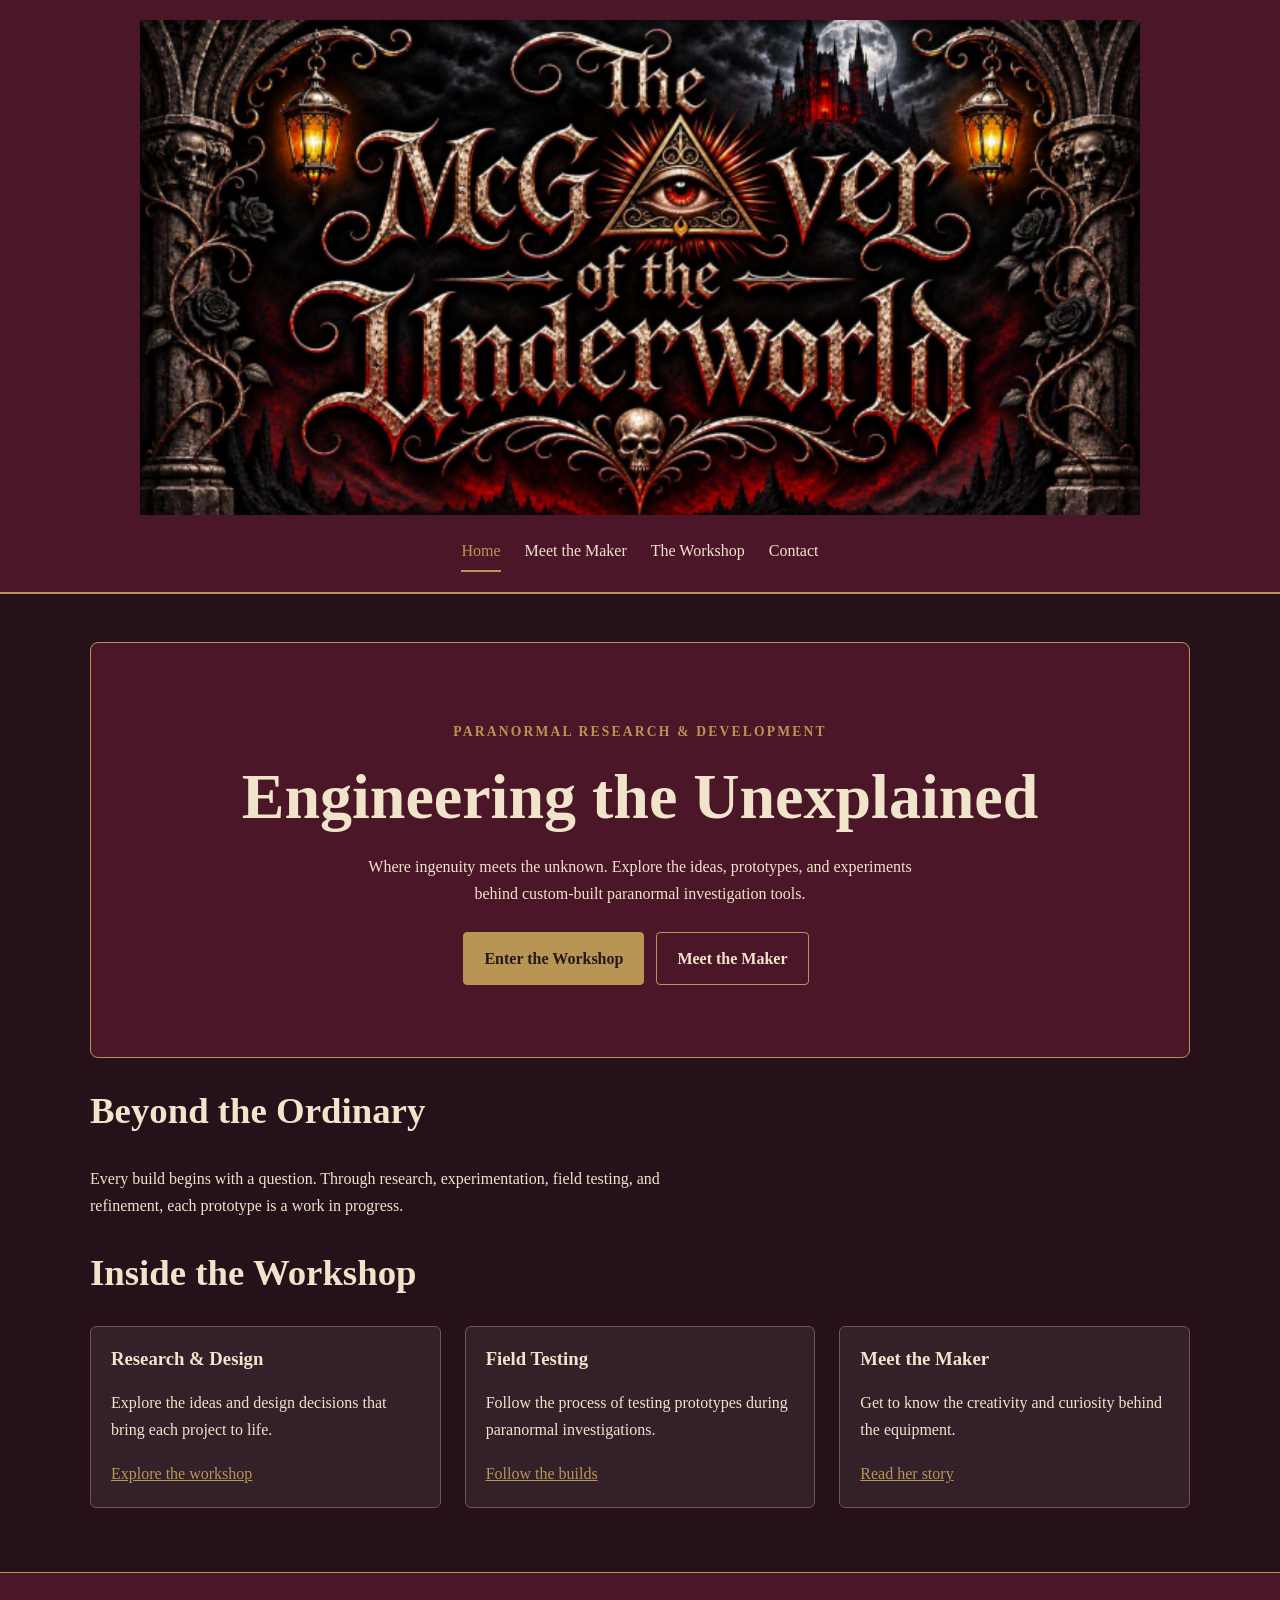
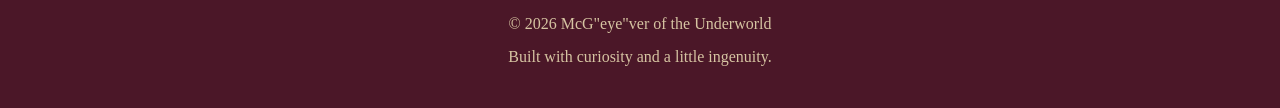
<file: index.html>
<!DOCTYPE html>
<html lang="en">
<head>
    <meta charset="UTF-8">
    <meta name="viewport" content="width=device-width, initial-scale=1.0">

    <meta name="description"
          content="Discover the research, development, and field testing behind McG&quot;eye&quot;ver of the Underworld's custom paranormal investigation tools.">

    <title>Home | McG"eye"ver of the Underworld</title>

    <link rel="stylesheet" href="css/styles.css">
    <script src="js/script.js" defer></script>
</head>

<body>
    <header class="site-header">
        <a class="brand" href="index.html">
            <img src="assets/mcgeyever-logo.png"
                alt="McG'eye'ver of the Underworld — Engineering the Unexplained">
        </a>

        <nav class="site-nav" aria-label="Main navigation">
            <a href="index.html" aria-current="page">Home</a>
            <a href="about.html">Meet the Maker</a>
            <a href="workshop.html">The Workshop</a>
            <a href="contact.html">Contact</a>
        </nav>
    </header>

    <main>
        <section class="hero">
            <p class="eyebrow">Paranormal Research &amp; Development</p>

            <h1>Engineering the Unexplained</h1>

            <p>
                Where ingenuity meets the unknown.
                Explore the ideas, prototypes, and experiments
                behind custom-built paranormal investigation tools.
            </p>

            <a class="button" href="workshop.html">
                Enter the Workshop
            </a>

            <a class="button button-secondary" href="about.html">
                Meet the Maker
            </a>
        </section>

        <section>
            <h2>Beyond the Ordinary</h2>

            <p>
                Every build begins with a question. Through research,
                experimentation, field testing, and refinement,
                each prototype is a work in progress.
            </p>
        </section>

        <section>
            <h2>Inside the Workshop</h2>

            <div class="card-grid">
                <article class="card">
                    <h3>Research &amp; Design</h3>
                    <p>
                        Explore the ideas and design decisions
                        that bring each project to life.
                    </p>
                    <a href="workshop.html">Explore the workshop</a>
                </article>

                <article class="card">
                    <h3>Field Testing</h3>
                    <p>
                        Follow the process of testing prototypes
                        during paranormal investigations.
                    </p>
                    <a href="workshop.html">Follow the builds</a>
                </article>

                <article class="card">
                    <h3>Meet the Maker</h3>
                    <p>
                        Get to know the creativity and curiosity
                        behind the equipment.
                    </p>
                    <a href="about.html">Read her story</a>
                </article>
            </div>
        </section>
    </main>

    <footer class="site-footer">
        <p>
            &copy; <span class="current-year">2026</span>
            McG"eye"ver of the Underworld
        </p>
        <p>Built with curiosity and a little ingenuity.</p>
    </footer>
</body>
</html>
</file>
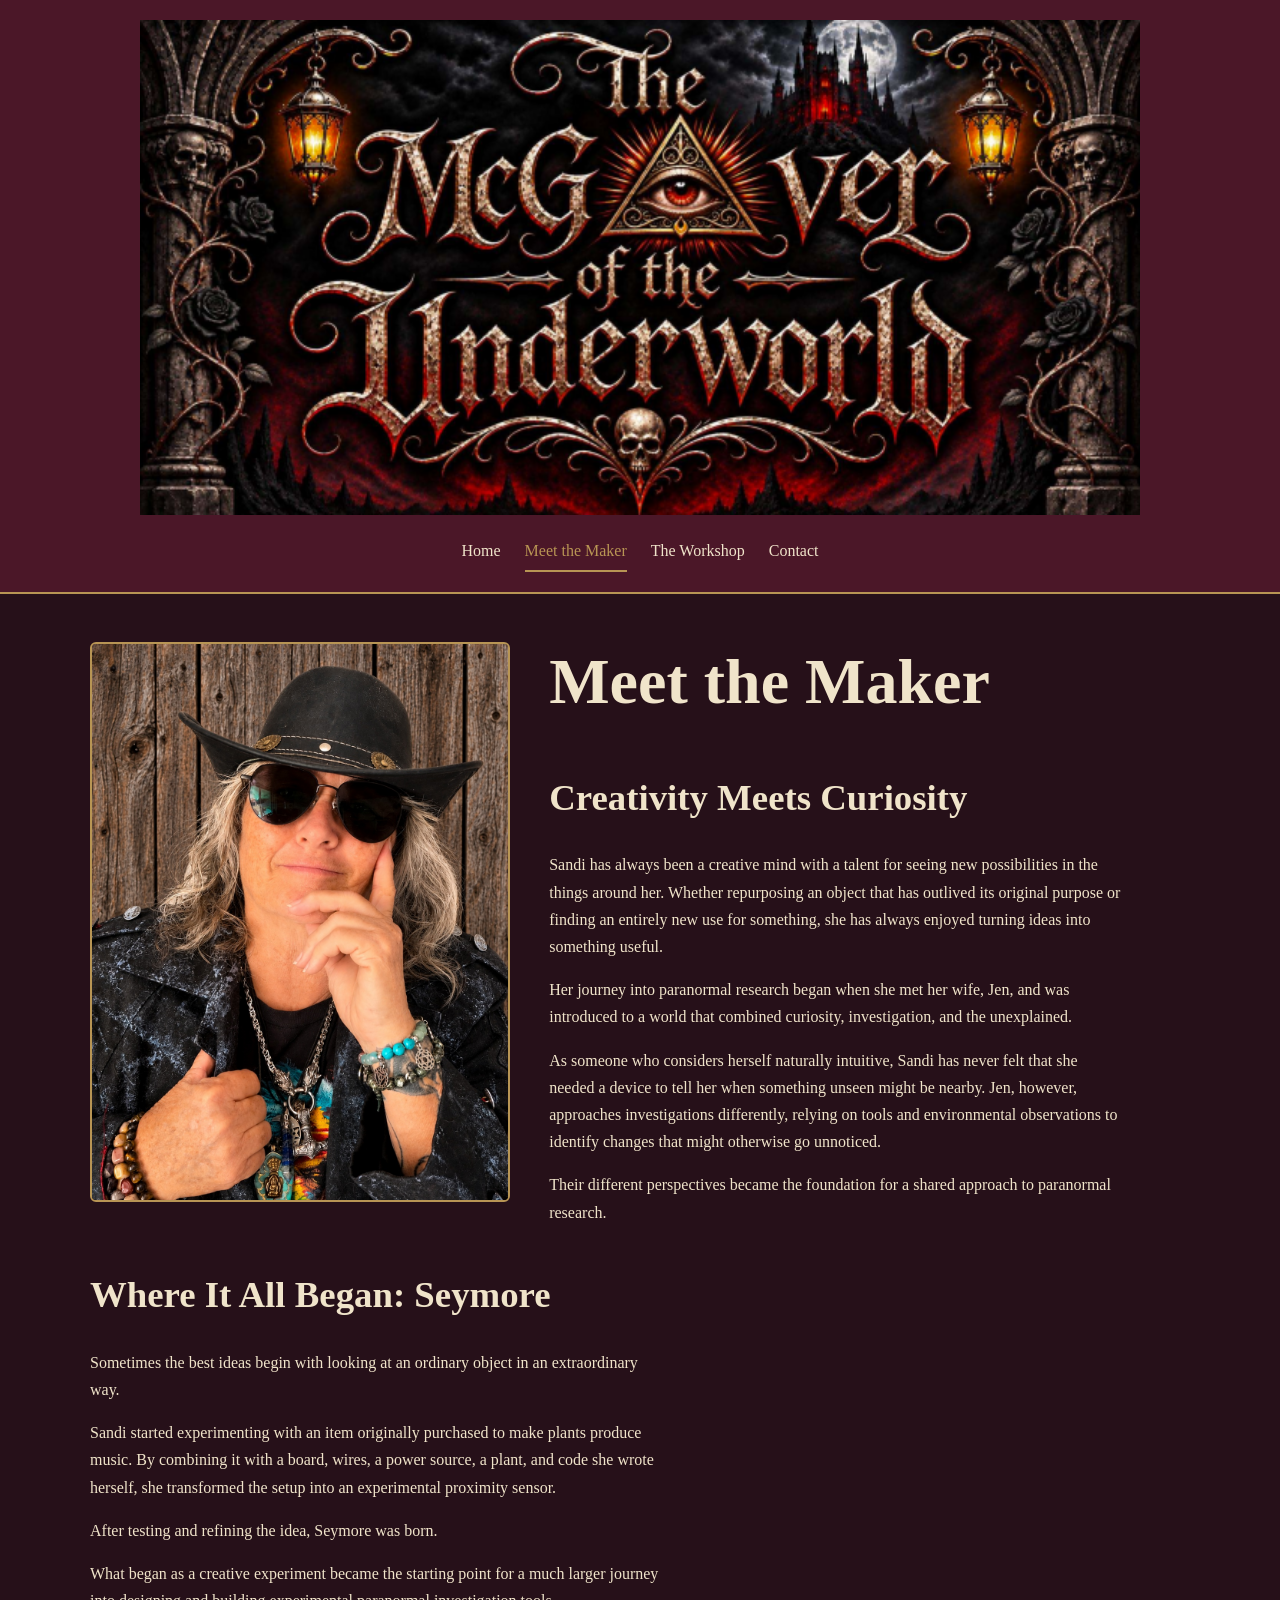
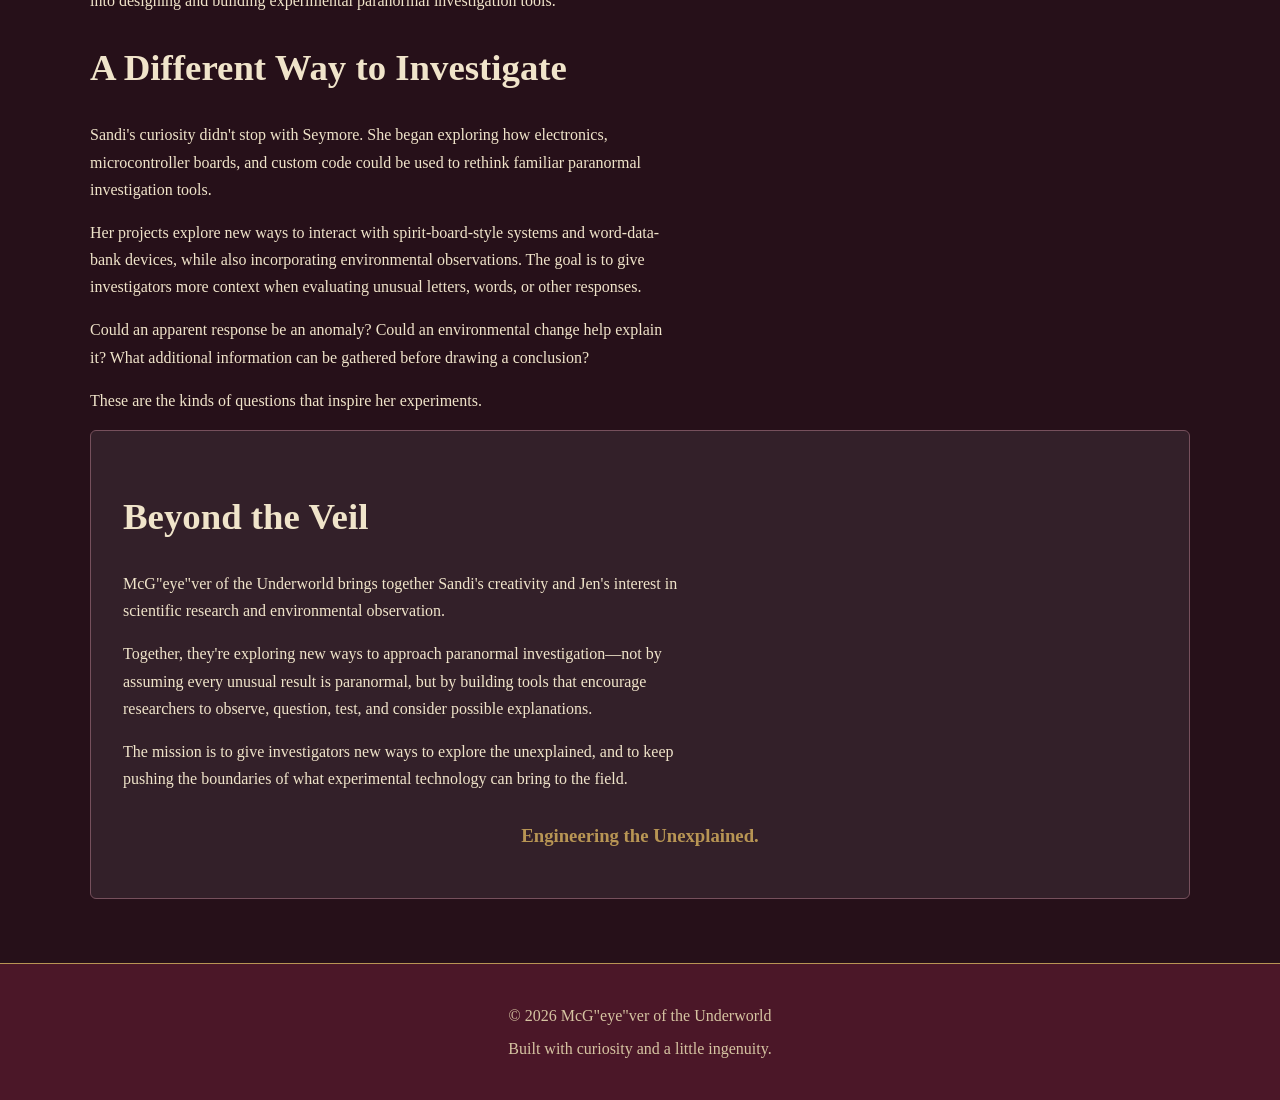
<file: about.html>
<!DOCTYPE html>
<html lang="en">
<head>
    <meta charset="UTF-8">
    <meta name="viewport" content="width=device-width, initial-scale=1.0">

    <meta name="description"
          content="Meet the maker behind McG&quot;eye&quot;ver of the Underworld and discover the inspiration behind the workshop.">

    <title>Meet the Maker | McG"eye"ver of the Underworld</title>

    <link rel="stylesheet" href="css/styles.css">
    <script src="js/script.js" defer></script>
</head>

<body>
    <header class="site-header">
        <a class="brand" href="index.html">
            <img src="assets/mcgeyever-logo.png"
                alt="McG'eye'ver of the Underworld — Engineering the Unexplained">
        </a>

        <nav class="site-nav" aria-label="Main navigation">
            <a href="index.html">Home</a>
            <a href="about.html" aria-current="page">Meet the Maker</a>
            <a href="workshop.html">The Workshop</a>
            <a href="contact.html">Contact</a>
        </nav>
    </header>

    <main>
        <section class="section maker-intro">
            <div class="maker-layout">

                <div class="maker-photo">
                    <img src="assets/sandi-portrait.jpg"
                        alt="Sandi, creator of McG'eye'ver of the Underworld">
                </div>

                <div class="maker-intro-text">
                    <h1>Meet the Maker</h1>
                    <h2>Creativity Meets Curiosity</h2>

                    <p>
                        Sandi has always been a creative mind with a
                        talent for seeing new possibilities in the
                        things around her. Whether repurposing an
                        object that has outlived its original purpose
                        or finding an entirely new use for something,
                        she has always enjoyed turning ideas into
                        something useful.
                    </p>

                    <p>
                        Her journey into paranormal research began
                        when she met her wife, Jen, and was introduced
                        to a world that combined curiosity,
                        investigation, and the unexplained.
                    </p>

                    <p>
                        As someone who considers herself naturally
                        intuitive, Sandi has never felt that she
                        needed a device to tell her when something
                        unseen might be nearby. Jen, however,
                        approaches investigations differently,
                        relying on tools and environmental
                        observations to identify changes that might
                        otherwise go unnoticed.
                    </p>

                    <p>
                        Their different perspectives became the
                        foundation for a shared approach to
                        paranormal research.
                    </p>
                </div>

            </div>
        </section>

        <section class="section maker-story">
            <h2>Where It All Began: Seymore</h2>

            <p>
                Sometimes the best ideas begin with looking at an
                ordinary object in an extraordinary way.
            </p>

            <p>
                Sandi started experimenting with an item originally
                purchased to make plants produce music. By combining
                it with a board, wires, a power source, a plant, and
                code she wrote herself, she transformed the setup
                into an experimental proximity sensor.
            </p>

            <p>
                After testing and refining the idea, Seymore was born.
            </p>

            <p>
                What began as a creative experiment became the
                starting point for a much larger journey into
                designing and building experimental paranormal
                investigation tools.
            </p>
        </section>

        <section class="section maker-story">
            <h2>A Different Way to Investigate</h2>

            <p>
                Sandi's curiosity didn't stop with Seymore. She began
                exploring how electronics, microcontroller boards, and
                custom code could be used to rethink familiar paranormal
                investigation tools.
            </p>

            <p>
                Her projects explore new ways to interact with
                spirit-board-style systems and word-data-bank devices,
                while also incorporating environmental observations.
                The goal is to give investigators more context when
                evaluating unusual letters, words, or other responses.
            </p>

            <p>
                Could an apparent response be an anomaly? Could an
                environmental change help explain it? What additional
                information can be gathered before drawing a conclusion?
            </p>

            <p>
                These are the kinds of questions that inspire her
                experiments.
            </p>
        </section>

        <section class="section maker-mission">
            <h2>Beyond the Veil</h2>

            <p>
                McG"eye"ver of the Underworld brings together Sandi's
                creativity and Jen's interest in scientific research
                and environmental observation.
            </p>

            <p>
                Together, they're exploring new ways to approach
                paranormal investigation—not by assuming every
                unusual result is paranormal, but by building tools
                that encourage researchers to observe, question,
                test, and consider possible explanations.
            </p>

            <p>
                The mission is to give investigators new ways to
                explore the unexplained, and to keep pushing the
                boundaries of what experimental technology can
                bring to the field.
            </p>

            <h3>Engineering the Unexplained.</h3>
        </section>
    </main>

    <footer class="site-footer">
        <p>
            &copy; <span class="current-year">2026</span>
            McG"eye"ver of the Underworld
        </p>
        <p>Built with curiosity and a little ingenuity.</p>
    </footer>
</body>
</html>
</file>
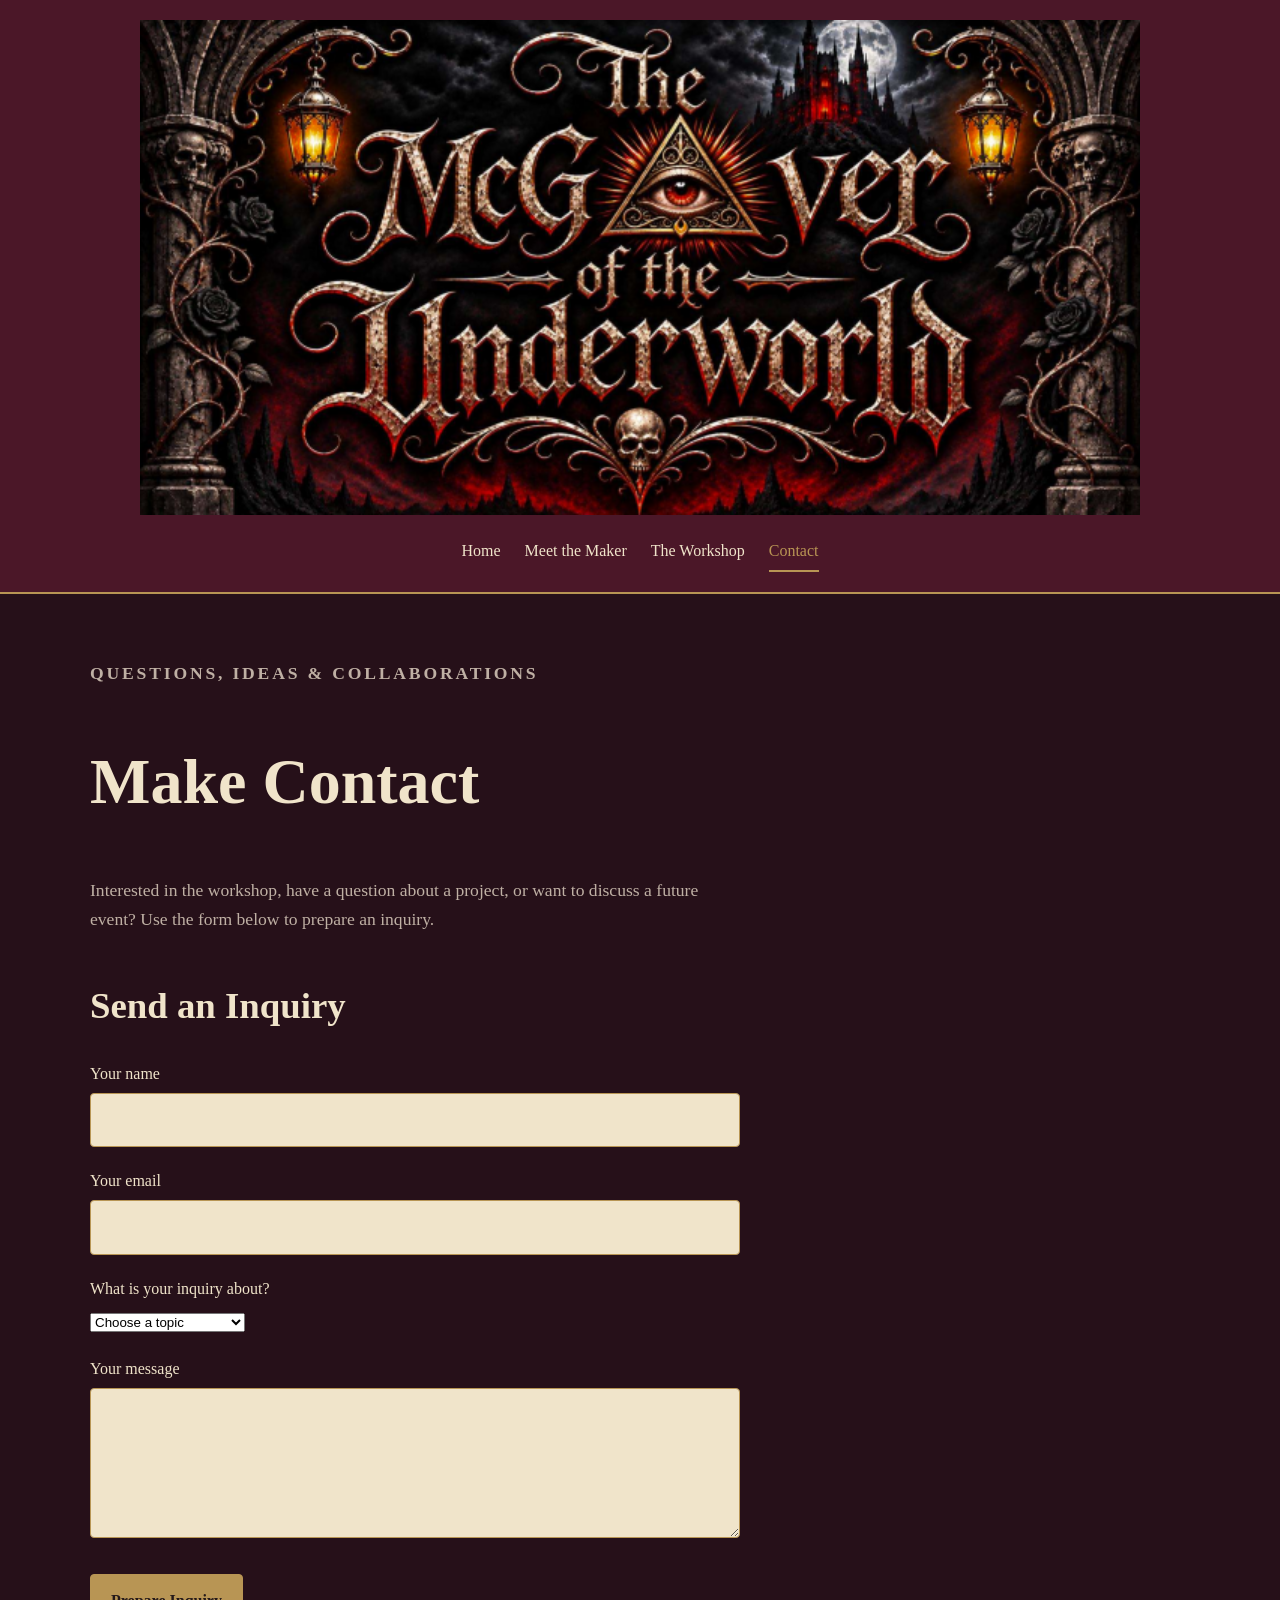
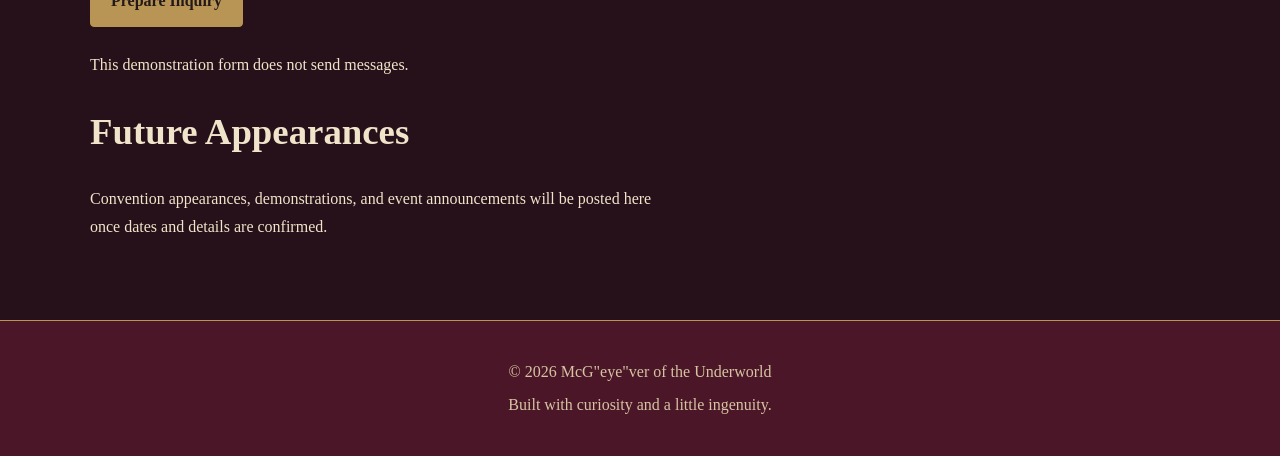
<file: contact.html>
<!DOCTYPE html>
<html lang="en">
<head>
    <meta charset="UTF-8">
    <meta name="viewport" content="width=device-width, initial-scale=1.0">

    <meta name="description"
          content="Contact McG&quot;eye&quot;ver of the Underworld about paranormal equipment, collaborations, and events.">

    <title>Contact | McG"eye"ver of the Underworld</title>

    <link rel="stylesheet" href="css/styles.css">
    <script src="js/script.js" defer></script>
</head>

<body>
    <header class="site-header">
        <a class="brand" href="index.html">
            <img src="assets/mcgeyever-logo.png"
                alt="McG'eye'ver of the Underworld — Engineering the Unexplained">
        </a>

        <nav class="site-nav" aria-label="Main navigation">
            <a href="index.html">Home</a>
            <a href="about.html">Meet the Maker</a>
            <a href="workshop.html">The Workshop</a>
            <a href="contact.html" aria-current="page">Contact</a>
        </nav>
    </header>

    <main>
        <section class="page-intro">
            <p class="eyebrow">Questions, Ideas &amp; Collaborations</p>
            <h1>Make Contact</h1>

            <p>
                Interested in the workshop, have a question about
                a project, or want to discuss a future event?
                Use the form below to prepare an inquiry.
            </p>
        </section>

        <section>
            <h2>Send an Inquiry</h2>

            <form class="contact-form" id="contact-form">
                <div class="form-field">
                    <label for="name">Your name</label>
                    <input type="text"
                           id="name"
                           name="name"
                           autocomplete="name"
                           required>
                </div>

                <div class="form-field">
                    <label for="email">Your email</label>
                    <input type="email"
                           id="email"
                           name="email"
                           autocomplete="email"
                           required>
                </div>

                <div class="form-field">
                    <label for="subject">What is your inquiry about?</label>
                    <select id="subject" name="subject" required>
                        <option value="">Choose a topic</option>
                        <option value="project">A project or prototype</option>
                        <option value="collaboration">Collaboration</option>
                        <option value="event">Conventions or events</option>
                        <option value="other">Something else</option>
                    </select>
                </div>

                <div class="form-field">
                    <label for="message">Your message</label>
                    <textarea id="message"
                              name="message"
                              required></textarea>
                </div>

                <button class="button" type="submit">
                    Prepare Inquiry
                </button>

                <p id="form-feedback" aria-live="polite">
                    This demonstration form does not send messages.
                </p>
            </form>
        </section>

        <section>
            <h2>Future Appearances</h2>

            <p>
                Convention appearances, demonstrations, and
                event announcements will be posted here once
                dates and details are confirmed.
            </p>
        </section>
    </main>

    <footer class="site-footer">
        <p>
            &copy; <span class="current-year">2026</span>
            McG"eye"ver of the Underworld
        </p>
        <p>Built with curiosity and a little ingenuity.</p>
    </footer>
</body>
</html>
</file>
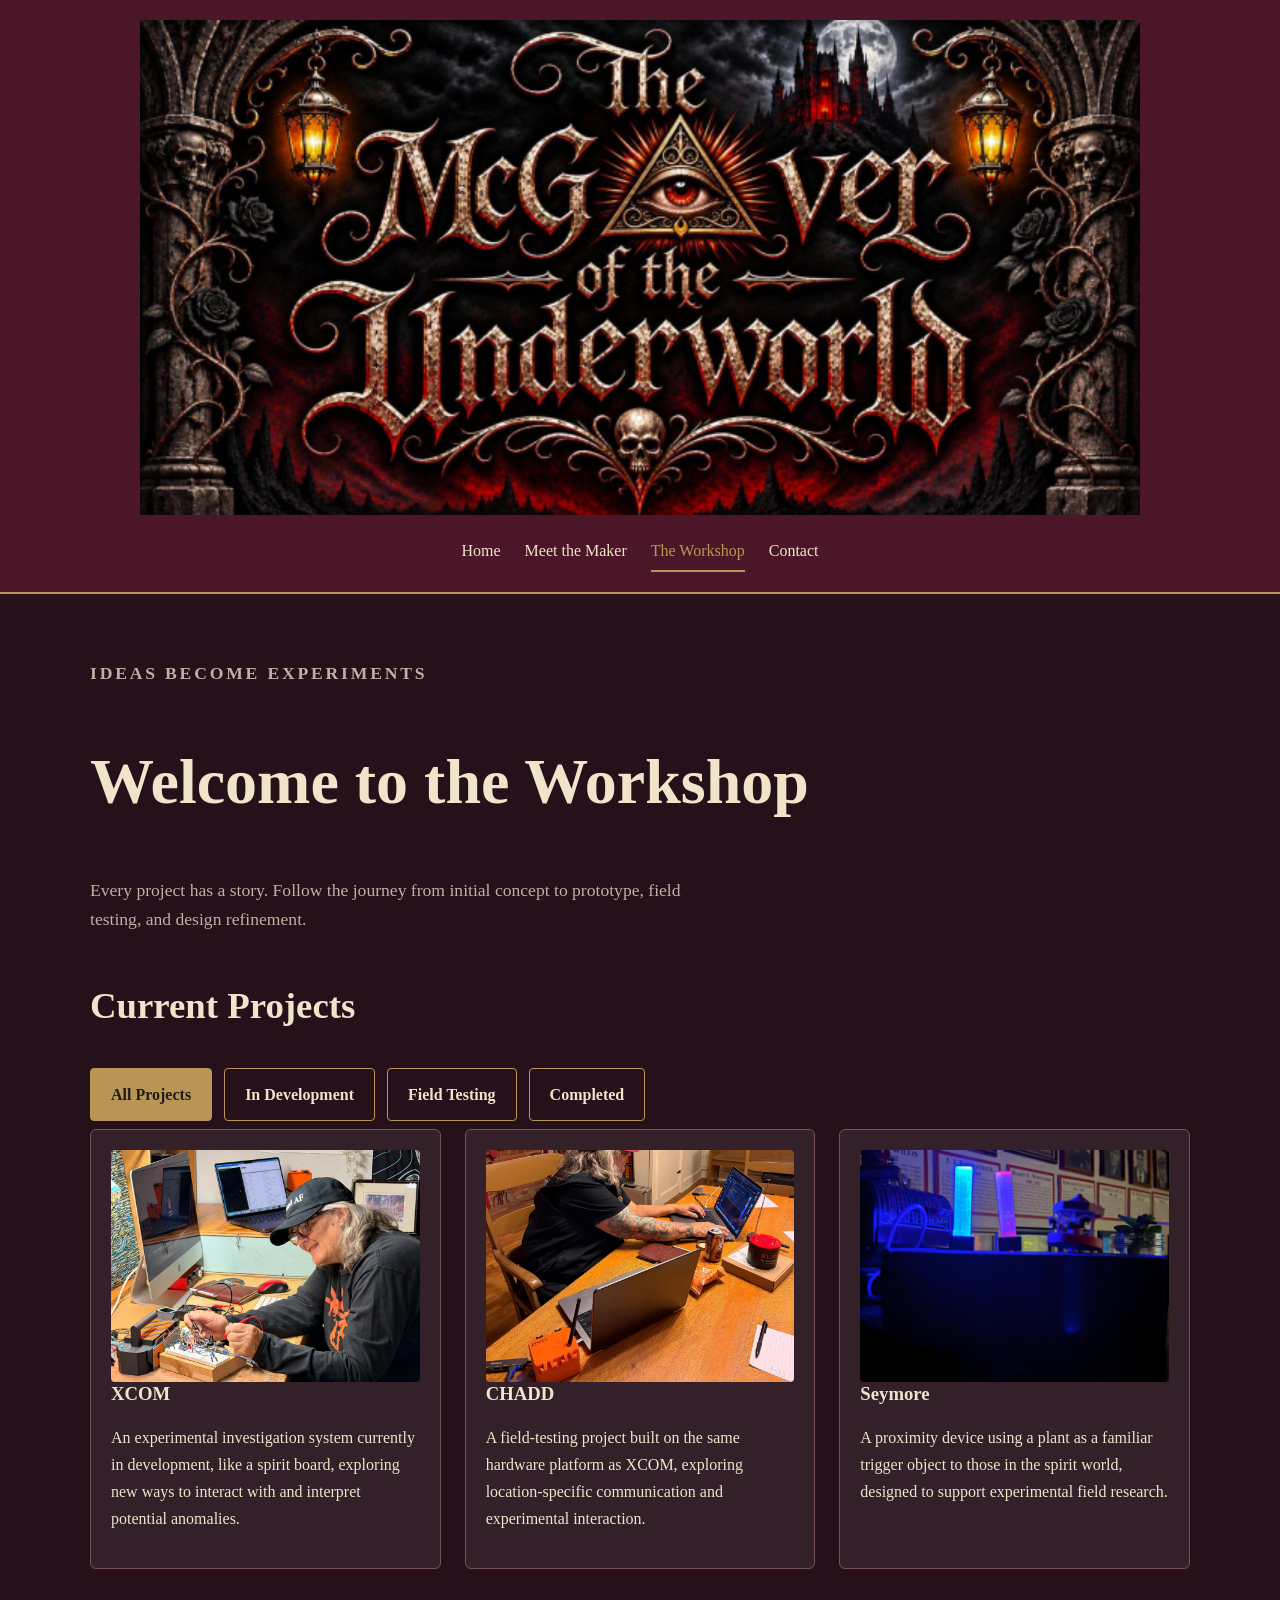
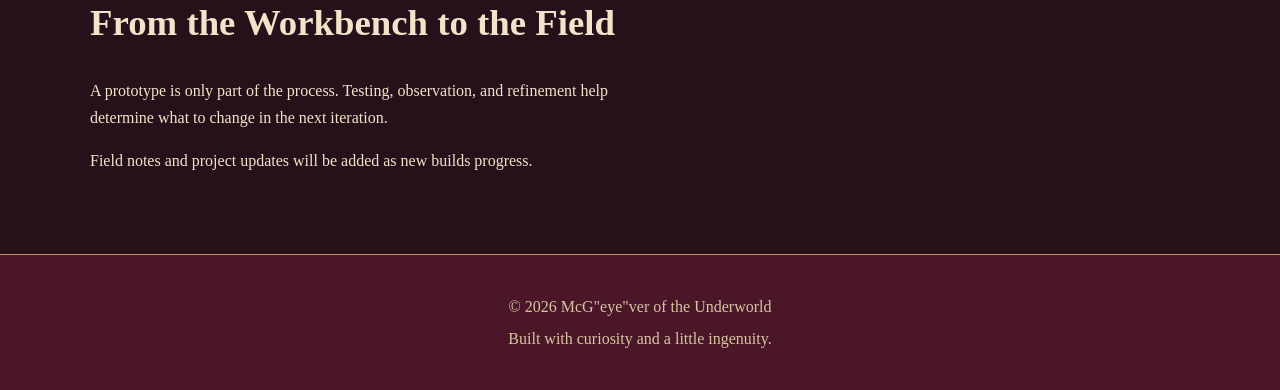
<file: workshop.html>
<!DOCTYPE html>
<html lang="en">
<head>
    <meta charset="UTF-8">
    <meta name="viewport" content="width=device-width, initial-scale=1.0">

    <meta name="description"
          content="Explore prototype development, field testing, and custom paranormal investigation tools from McG&quot;eye&quot;ver of the Underworld.">

    <title>The Workshop | McG"eye"ver of the Underworld</title>

    <link rel="stylesheet" href="css/styles.css">
    <script src="js/script.js" defer></script>
    <script src="js/projects.js" defer></script>
</head>

<body>
    <header class="site-header">
        <a class="brand" href="index.html">
            <img src="assets/mcgeyever-logo.png"
                alt="McG'eye'ver of the Underworld — Engineering the Unexplained">
        </a>

        <nav class="site-nav" aria-label="Main navigation">
            <a href="index.html">Home</a>
            <a href="about.html">Meet the Maker</a>
            <a href="workshop.html" aria-current="page">The Workshop</a>
            <a href="contact.html">Contact</a>
        </nav>
    </header>

    <main>
        <section class="page-intro">
            <p class="eyebrow">Ideas Become Experiments</p>
            <h1>Welcome to the Workshop</h1>

            <p>
                Every project has a story. Follow the journey
                from initial concept to prototype, field testing,
                and design refinement.
            </p>
        </section>

        <section class="section">
            <h2>Current Projects</h2>

            <div class="filter-buttons">
                <button class="button filter-button"
                        data-filter="all"
                        aria-pressed="true">
                    All Projects
                </button>

                <button class="button button-secondary filter-button"
                        data-filter="development">
                    In Development
                </button>

                <button class="button button-secondary filter-button"
                        data-filter="testing">
                    Field Testing
                </button>

                <button class="button button-secondary filter-button"
                        data-filter="completed">
                    Completed
                </button>
            </div>

            <div class="card-grid">

                <!-- XCOM -->
                <article class="card project-card" data-status="development">
                    <img src="assets/XCOM2.png"
                        alt="XCOM paranormal investigation device">

                    <h3>XCOM</h3>

                    <p>
                        An experimental investigation system currently in
                        development, like a spirit board, exploring new ways
                        to interact with and interpret potential anomalies.
                    </p>
                </article>

                <!-- CHADD -->
                <article class="card project-card" data-status="testing">
                    <img src="assets/XCOM.jpeg"
                        alt="Shared hardware platform used by CHADD and XCOM">

                    <h3>CHADD</h3>

                    <p>
                        A field-testing project built on the same hardware
                        platform as XCOM, exploring location-specific
                        communication and experimental interaction.
                    </p>
                </article>

                <!-- Seymore -->
                <article class="card project-card" data-status="completed">
                    <img src="assets/Seymore.jpeg"
                        alt="Seymore paranormal investigation device">

                    <h3>Seymore</h3>

                    <p>
                        A proximity device using a plant as a familiar trigger
                        object to those in the spirit world, designed to support
                        experimental field research.
                    </p>
                </article>

            </div>
        </section>

        <section>
            <h2>From the Workbench to the Field</h2>

            <p>
                A prototype is only part of the process.
                Testing, observation, and refinement help
                determine what to change in the next iteration.
            </p>

            <p>
                Field notes and project updates will be added
                as new builds progress.
            </p>
        </section>
    </main>

    <footer class="site-footer">
        <p>
            &copy; <span class="current-year">2026</span>
            McG"eye"ver of the Underworld
        </p>
        <p>Built with curiosity and a little ingenuity.</p>
    </footer>
</body>
</html>
</file>
<file: css/styles.css>
/* ========================================
   McGeyever of the Underworld
   Shared website styles
   ======================================== */

:root {
    --burgundy: #4b1728;
    --burgundy-dark: #261019;
    --parchment: #f0e4ca;
    --parchment-dark: #d6c4a2;
    --gold: #b89554;
    --ink: #24191a;
    --muted: #bfb0a4;
    --panel: #332029;
}

/* 1. Basic page setup */

* {
    box-sizing: border-box;
}

html {
    scroll-behavior: smooth;
}

body {
    margin: 0;
    background: var(--burgundy-dark);
    color: var(--parchment);
    font-family: Georgia, "Times New Roman", serif;
    line-height: 1.7;
}

img {
    display: block;
    max-width: 100%;
    height: auto;
}

a {
    color: var(--gold);
}

a:hover {
    color: var(--parchment);
}

a:focus-visible,
button:focus-visible,
input:focus-visible,
textarea:focus-visible {
    outline: 3px solid var(--gold);
    outline-offset: 4px;
}

/* 2. Header and navigation */

.site-header {
    padding: 1.25rem 5%;
    background: var(--burgundy);
    border-bottom: 2px solid var(--gold);
}

.brand {
    display: block;
    width: 100%;
    max-width: 1100px;
    margin: 0 auto 1rem;
    text-align: center;
}

.brand img {
    display: block;
    width: 100%;
    max-width: 1000px;
    height: auto;
    margin: 0 auto;
    object-fit: contain;
}

.brand-name {
    font-size: clamp(1.2rem, 3vw, 1.8rem);
    font-weight: bold;
    line-height: 1.2;
}

.brand-tagline {
    display: block;
    margin-top: 0.3rem;
    color: var(--parchment-dark);
    font-size: 0.9rem;
    font-style: italic;
}

.site-nav {
    display: flex;
    justify-content: center;
    flex-wrap: wrap;
    gap: 0.5rem 1.5rem;
}

.site-nav a {
    padding: 0.35rem 0;
    text-decoration: none;
    color: var(--parchment);
    border-bottom: 2px solid transparent;
}

.site-nav a:hover,
.site-nav a[aria-current="page"] {
    color: var(--gold);
    border-bottom-color: var(--gold);
}

/* 3. Main content */

main {
    width: min(1100px, 90%);
    min-height: 65vh;
    margin: 0 auto;
    padding: 3rem 0 4rem;
}

h1,
h2,
h3 {
    color: var(--parchment);
    line-height: 1.25;
}

h1 {
    font-size: clamp(2.2rem, 5vw, 4rem);
}

h2 {
    font-size: clamp(1.6rem, 3vw, 2.3rem);
}

p {
    max-width: 72ch;
}

.eyebrow {
    color: var(--gold);
    font-size: 0.85rem;
    font-weight: bold;
    letter-spacing: 0.16em;
    text-transform: uppercase;
}

.page-intro {
    margin-bottom: 3rem;
}

.page-intro p {
    color: var(--muted);
    font-size: 1.1rem;
}

/* 4. Homepage hero */

.hero {
    padding: 4rem 2rem;
    text-align: center;
    background: var(--burgundy);
    border: 1px solid var(--gold);
    border-radius: 8px;
}

.hero p {
    margin-right: auto;
    margin-left: auto;
}

.hero h1 {
    margin: 0.75rem 0;
}

.hero-symbol {
    margin-bottom: 1rem;
    color: var(--gold);
    font-size: 3rem;
}

/* 5. Buttons and content cards */

.button {
    display: inline-block;
    margin: 0.5rem 0.5rem 0.5rem 0;
    padding: 0.75rem 1.25rem;
    background: var(--gold);
    color: var(--ink);
    border: 1px solid var(--gold);
    border-radius: 4px;
    font: inherit;
    font-weight: bold;
    text-decoration: none;
    cursor: pointer;
}

.button:hover {
    background: var(--parchment);
    color: var(--ink);
}

.button-secondary {
    background: transparent;
    color: var(--parchment);
}

.card-grid {
    display: grid;
    grid-template-columns: repeat(3, minmax(0, 1fr));
    gap: 1.5rem;
}

.card {
    padding: 1.25rem;
    background: var(--panel);
    border: 1px solid #76505c;
    border-radius: 6px;
}

.project-card {
    transition: transform 0.2s ease, border-color 0.2s ease;
}

.project-card:hover {
    transform: translateY(-4px);
    border-color: var(--gold);
}

.card h3 {
    margin-top: 0;
}

.card img {
    width: 100%;
    aspect-ratio: 4 / 3;
    object-fit: cover;
    border-radius: 4px;
}

.status {
    display: inline-block;
    padding: 0.2rem 0.6rem;
    color: var(--parchment);
    border: 1px solid var(--gold);
    border-radius: 3px;
    font-size: 0.85rem;
}

/* 6. Forms */

.contact-form {
    max-width: 650px;
}

.form-field {
    margin-bottom: 1.25rem;
}

.form-field label {
    display: block;
    margin-bottom: 0.35rem;
}

.form-field input,
.form-field textarea {
    width: 100%;
    padding: 0.8rem;
    background: var(--parchment);
    color: var(--ink);
    border: 1px solid var(--gold);
    border-radius: 4px;
    font: inherit;
}

.form-field textarea {
    min-height: 150px;
    resize: vertical;
}

/* 7. Footer */

.site-footer {
    padding: 2rem 5%;
    text-align: center;
    background: var(--burgundy);
    border-top: 1px solid var(--gold);
    color: var(--parchment-dark);
}

.site-footer p {
    margin: 0.35rem auto;
}

/* 8. Meet the Maker page */

.maker-layout {
    display: grid;
    grid-template-columns: minmax(250px, 0.8fr) 1.2fr;
    gap: 2rem;
    align-items: start;
}

.maker-photo img {
    width: 100%;
    max-width: 420px;
    aspect-ratio: 3 / 4;
    object-fit: cover;
    border-radius: 6px;
    border: 2px solid var(--gold);
}

.maker-intro-text h1 {
    margin-top: 0;
}

.maker-story {
    max-width: 900px;
}

.maker-mission {
    padding: 2rem;
    background: var(--panel);
    border: 1px solid #76505c;
    border-radius: 6px;
}

.maker-mission h3 {
    color: var(--gold);
    text-align: center;
    margin-top: 2rem;
}

/* 9. Smaller screens */

@media (max-width: 750px) {
    .card-grid {
        grid-template-columns: 1fr;
    }

    .maker-layout {
        grid-template-columns: 1fr;
    }

    .maker-photo img {
        max-width: 350px;
        margin: 0 auto;
    }

    .hero {
        padding: 3rem 1rem;
    }

    main {
        padding-top: 2rem;
    }
}

@media (prefers-reduced-motion: reduce) {
    html {
        scroll-behavior: auto;
    }
}
</file>
